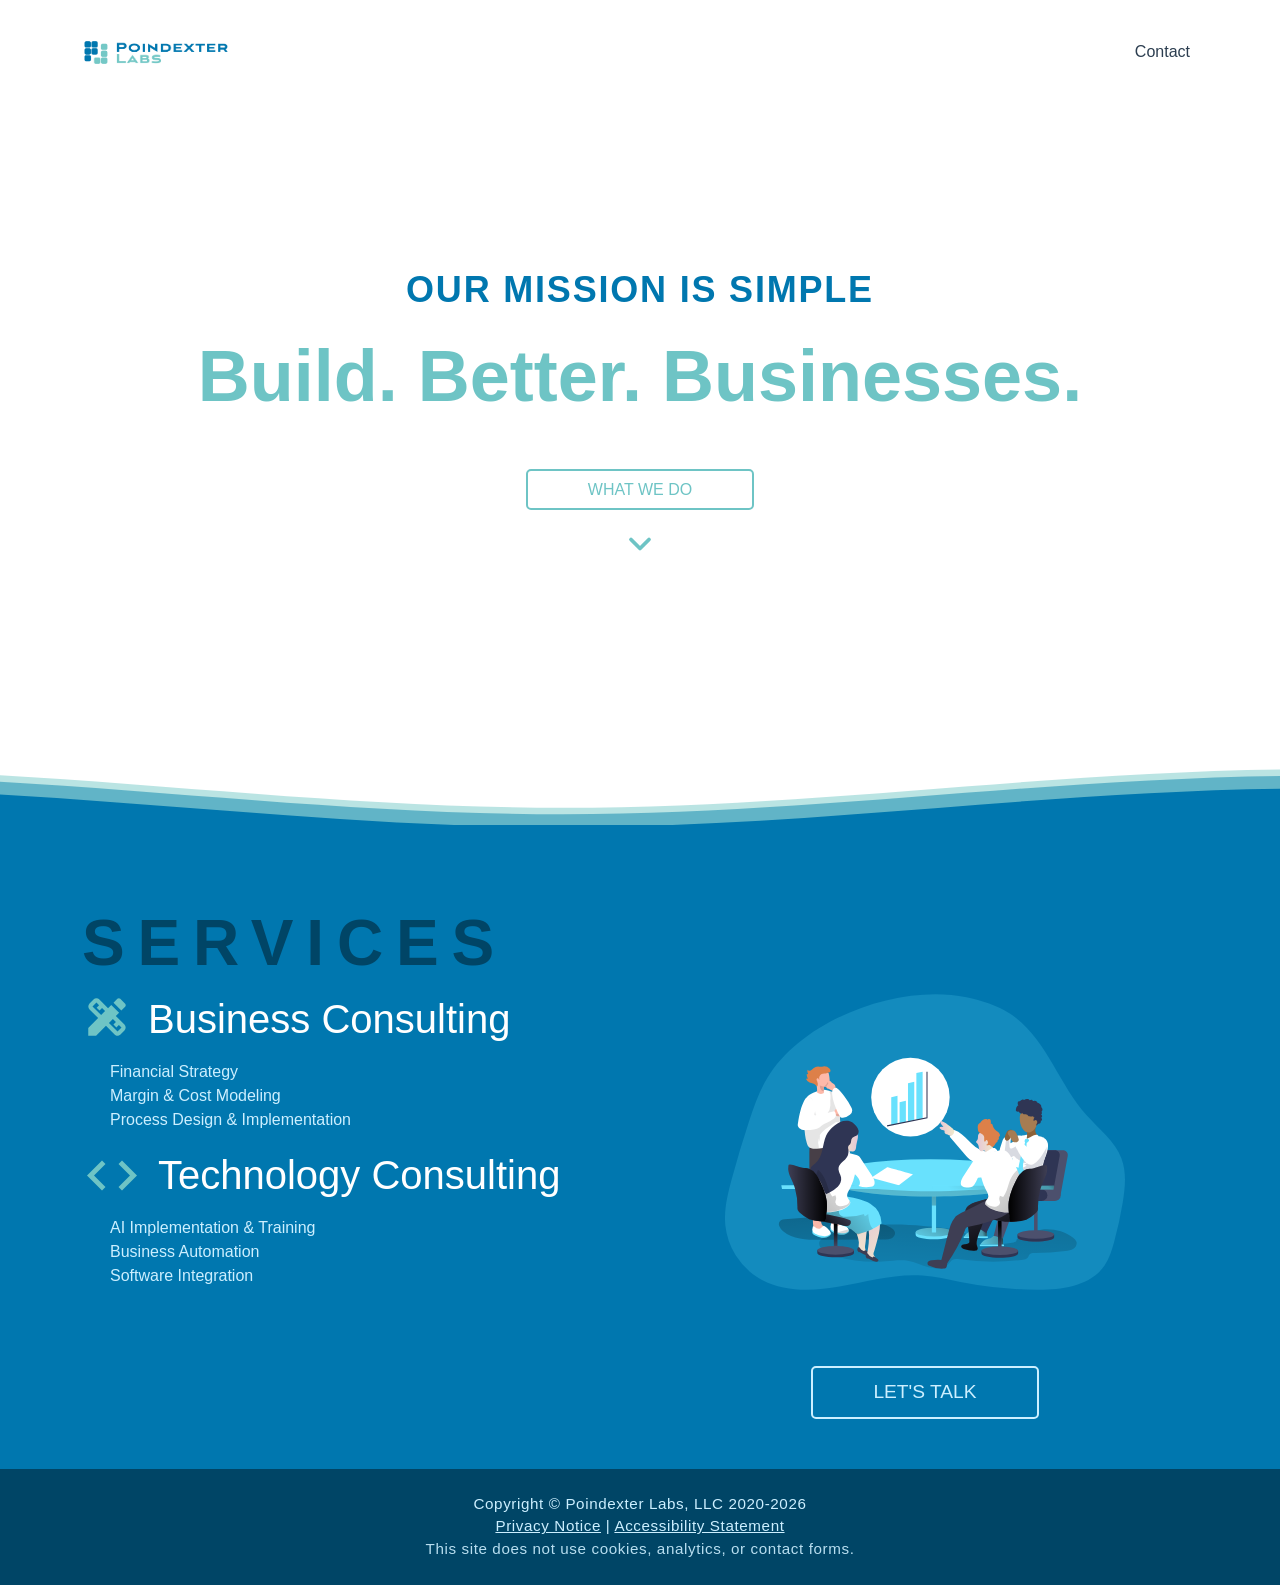
<file: index.html>
<!doctype html>
<html lang="en" dir="ltr">
    <head>
        <meta charset="UTF-8">
        <meta name="viewport" content="width=device-width, initial-scale=1.0">
        <meta name="color-scheme" content="light">
      <meta name="description" content="Poindexter Labs helps businesses improve operations through business and technology consulting.">
        <meta name="robots" content="index, follow">
        <title>Poindexter Labs | Empowering Innovation</title>
        <link rel="stylesheet" href="css/bootstrap.css">
        <link rel="stylesheet" href="css/style.css">
        <!-- <link rel="stylesheet" href="css/fontawesome-all.min.css"> -->
        <style>
          @keyframes bounce-down {
            0%, 100% { transform: translateY(0); }
            50% { transform: translateY(10px); }
          }
          .scroll-arrow {
            display: block;
            margin-top: 24px;
            text-align: center;
            animation: bounce-down 1.2s ease-in-out infinite;
            cursor: pointer;
            text-decoration: none;
          }
          .scroll-arrow svg {
            width: 36px;
            height: 36px;
            stroke: #6EC4C5;
            fill: none;
            stroke-width: 2.5;
            stroke-linecap: round;
            stroke-linejoin: round;
          }
        </style>
    </head>
    <body>
        <a class="skip-link" href="#main">Skip to main content</a>
<!-- Header & Navigation-->
        <header id="header" class="fixed-top d-flex align-items-center">
            <div class="container d-flex align-items-center">
        
              <div class="logo mr-auto">
                <!-- Uncomment below if you prefer to use an image logo -->
                <a href="index.html"><img src="logo2.png" alt="Poindexter Labs" class="img-fluid" width="150px"></a>
              </div>
              <nav class="navbar navbar-expand-lg nav-menu" aria-label="Primary">
                <div class="container-fluid">
                <button class="navbar-toggler" type="button" data-bs-toggle="collapse" data-bs-target="#navbarSupportedContent" aria-controls="navbarSupportedContent" aria-expanded="false" aria-label="Toggle navigation">
                    <span class="navbar-toggler-icon"></span>
                </button>
                <div class="collapse navbar-collapse" id="navbarSupportedContent">
                    <ul class="navbar-nav me-auto mb-2 mb-lg-0">
                    <li class="nav-item"><a class="nav-link" id="contact-link" data-email-link href="mailto:contact@example.com">Contact</a></li>
            
                    </ul>
                </div>
                </div>
              </nav><!-- .nav-menu -->
        
        </div>
          </header>
<!-- Landing-->

          <section id="hero" class="d-flex flex-column justify-content-end align-items-center" aria-labelledby="hero-heading">
            <div id="heroCarousel" class=" carousel-container container">
                  <div class="container">
              <!-- Slide 1 -->


                  <p class="hero-eyebrow animate__animated animate__fadeInDown">OUR MISSION IS SIMPLE</p>
                  <div class="row">
                    <div class="col-12"><h1 id="hero-heading" class="animate__animated animate__fadeInDown">Build. Better.  Businesses.</h1></div>
                    <div style="margin-top: 50px;" class="col-12">
                      <a href="#section1" class="btn-see-our-work">WHAT WE DO</a>
                      <a href="#section1" class="scroll-arrow" aria-label="Scroll to services">
                        <svg viewBox="0 0 24 24" xmlns="http://www.w3.org/2000/svg" aria-hidden="true" focusable="false">
                          <polyline points="6 9 12 15 18 9"></polyline>
                        </svg>
                      </a>
                    </div>
                    <!--Brands/Development/Consulting-->
                  </div>


                  </div>
            </div>
<!-- Waves-->
        
            <svg class="hero-waves" xmlns="http://www.w3.org/2000/svg" xmlns:xlink="http://www.w3.org/1999/xlink" viewBox="0 24 150 28 " preserveAspectRatio="none" aria-hidden="true" focusable="false">
              <defs>
                <path id="wave-path" d="M-160 44c30 0 58-18 88-18s 58 18 88 18 58-18 88-18 58 18 88 18 v44h-352z">
              </path></defs>
              <g class="wave1">
                <use xlink:href="#wave-path" x="50" y="3" fill="rgba(0,119,175, .7)">
              </use></g>
              <g class="wave2">
                <use xlink:href="#wave-path" x="50" y="0" fill="rgba(118,202,199, .5)">
              </use></g>
              <g class="wave3">
                <use xlink:href="#wave-path" x="50" y="9" fill="#0077af">
              </use></g>
            </svg>

<!-- Services -->

          </section>
          <main id="main" tabindex="-1">
            <section id="section1" class="about" aria-labelledby="services-heading">
              <div class="container">

                <div class="services-title" >
                  <h2 id="services-heading">SERVICES</h2>
                </div>
        
                <div class="row content aos-init aos-animate" data-aos="fade-up" style="padding-bottom: 50px;;">
                  <div class="col-lg-6">
                      <div class="service">
                        <h4 class="service-name">Business Consulting</h4>
                        <ul class="service-desc">
                          <li>Financial Strategy</li>
                          <li>Margin &amp; Cost Modeling</li>
                          <li>Process Design &amp; Implementation</li>
                        </ul>
                      </div>

                      <div class="service">
                        <h4 class="service-name">Technology Consulting</h4>
                        <ul class="service-desc">
                          <li>AI Implementation &amp; Training</li>
                          <li>Business Automation</li>
                          <li>Software Integration</li>
                        </ul>
                      </div>
                  </div>
                  <div class="col-lg-6 pt-4 pt-lg-0">
                    <img
                    style="margin: auto; display: flex;"
                      src="brandstrategy.svg"
                      alt="Branding and Strategy Graphic"
                      height="300"
                      width="400" />
                    <br>
                    <div style="width: 100%; display: flex;">
                      <a href="mailto:contact@example.com" class="btn-lets-talk" data-email-link>LET'S TALK</a>
                    </div>
                  </div>
                </div>
        
              </div>
            </section>
          </main>
          <footer class="site-footer">
            <div class="container">
              <p>Copyright &copy; Poindexter Labs, LLC 2020-<span id="current-year">2026</span></p>
              <p class="site-footer-links"><a href="privacy.html">Privacy Notice</a> <span aria-hidden="true">|</span> <a href="accessibility.html">Accessibility Statement</a></p>
              <p class="site-footer-note">This site does not use cookies, analytics, or contact forms.</p>
            </div>
          </footer>
        <script src="js/bootstrap.bundle.min.js"></script>
        <script>
          // Real email assembled only at click time; decoy address sits in the href.
          var _ec = [104,101,108,108,111,64,112,111,105,110,100,101,120,116,101,114,108,97,98,115,46,99,111,109];
          document.addEventListener('DOMContentLoaded', function() {
            var year = document.getElementById('current-year');
            var emailLinks = document.querySelectorAll('[data-email-link]');

            if (year) {
              year.textContent = new Date().getFullYear();
            }

            if (emailLinks.length) {
              var revealRealHref = function() {
                var realHref = 'mailto:' + _ec.map(function(c) {
                  return String.fromCharCode(c);
                }).join('');

                this.href = realHref;
                return realHref;
              };

              emailLinks.forEach(function(link) {
                link.addEventListener('pointerenter', revealRealHref, { once: true });
                link.addEventListener('focus', revealRealHref, { once: true });
                link.addEventListener('touchstart', revealRealHref, { once: true });
                link.addEventListener('click', revealRealHref);
              });
            }
          });
        </script>


    </body>
</html>
</file>
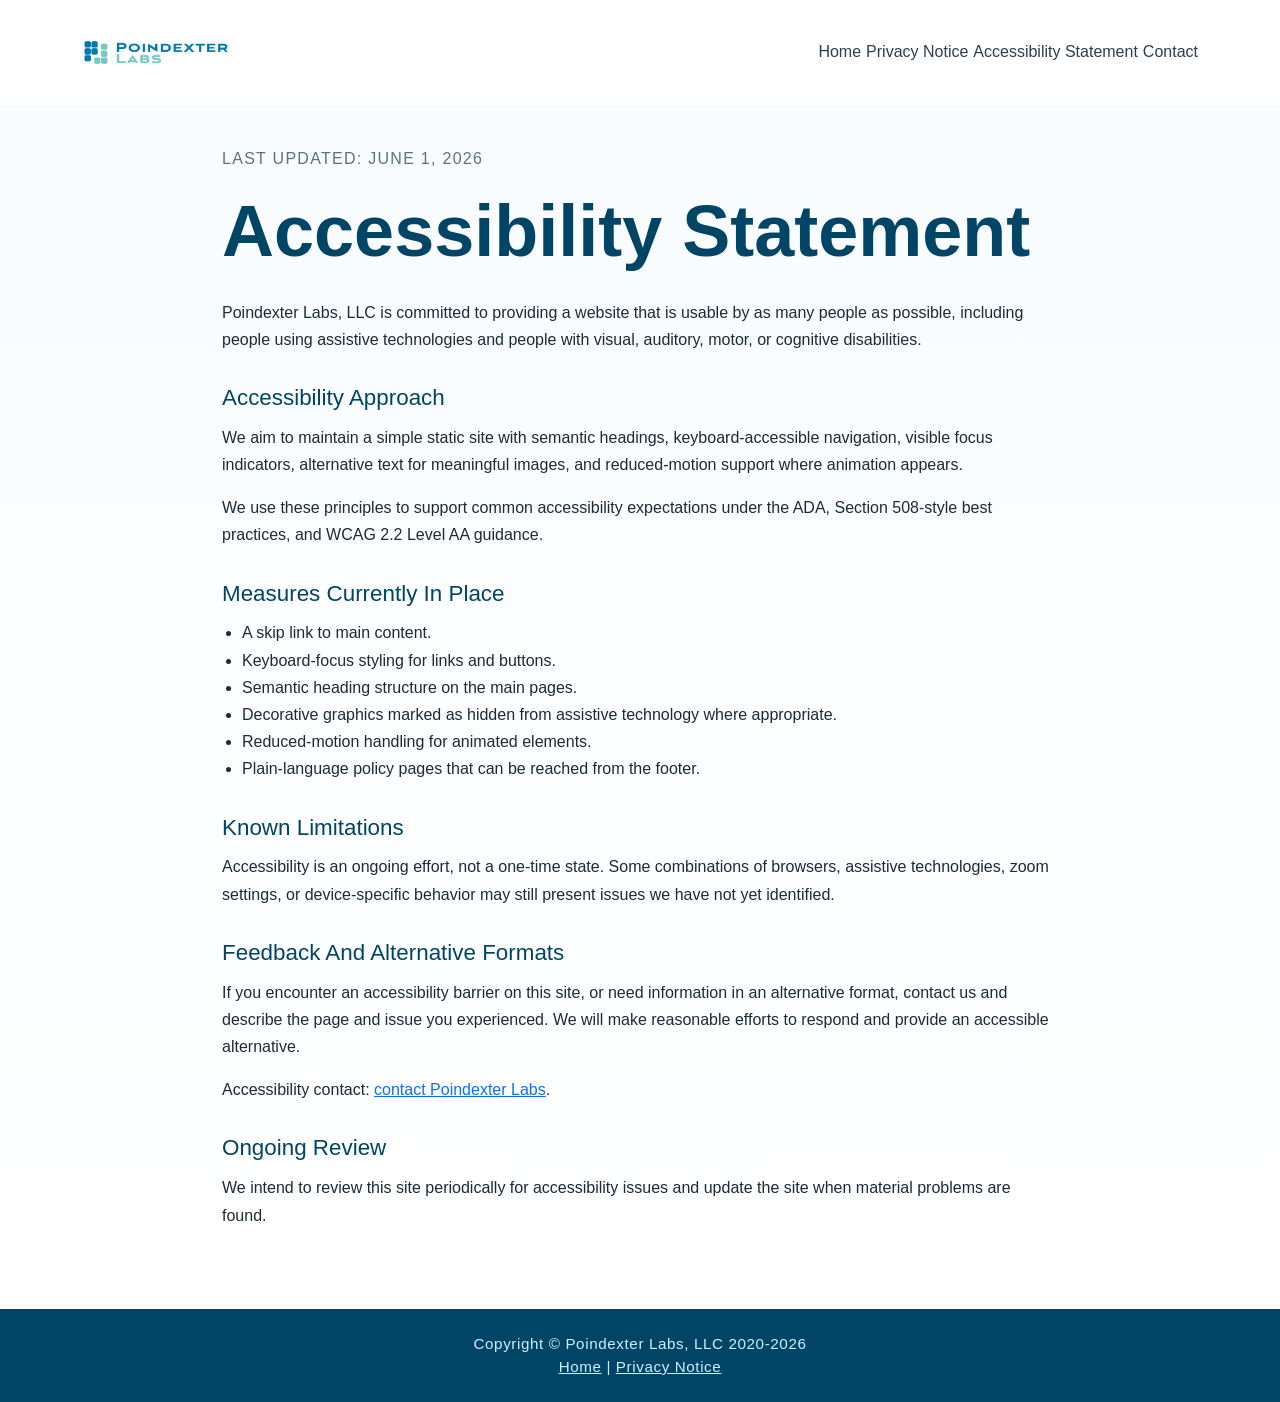
<file: accessibility.html>
<!doctype html>
<html lang="en" dir="ltr">
    <head>
        <meta charset="UTF-8">
        <meta name="viewport" content="width=device-width, initial-scale=1.0">
        <meta name="color-scheme" content="light">
        <meta name="description" content="Accessibility Statement for the Poindexter Labs website.">
        <meta name="robots" content="index, follow">
        <title>Accessibility Statement | Poindexter Labs</title>
        <link rel="stylesheet" href="css/bootstrap.css">
        <link rel="stylesheet" href="css/style.css">
    </head>
    <body>
        <a class="skip-link" href="#main">Skip to main content</a>
        <header id="header" class="fixed-top d-flex align-items-center">
            <div class="container d-flex align-items-center">
                <div class="logo mr-auto">
                    <a href="index.html"><img src="logo2.png" alt="Poindexter Labs" class="img-fluid" width="150"></a>
                </div>
                <nav class="navbar nav-menu" aria-label="Primary">
                    <ul class="navbar-nav me-auto mb-2 mb-lg-0 legal-nav-list">
                        <li class="nav-item"><a class="nav-link" href="index.html">Home</a></li>
                        <li class="nav-item"><a class="nav-link" href="privacy.html">Privacy Notice</a></li>
                        <li class="nav-item"><a class="nav-link" aria-current="page" href="accessibility.html">Accessibility Statement</a></li>
                        <li class="nav-item"><a class="nav-link" data-email-link href="mailto:contact@example.com">Contact</a></li>
                    </ul>
                </nav>
            </div>
        </header>
        <main id="main" class="legal-main" tabindex="-1">
            <section class="legal-section">
                <div class="container legal-container">
                    <p class="legal-kicker">Last updated: June 1, 2026</p>
                    <h1>Accessibility Statement</h1>
                    <p>Poindexter Labs, LLC is committed to providing a website that is usable by as many people as possible, including people using assistive technologies and people with visual, auditory, motor, or cognitive disabilities.</p>

                    <h2>Accessibility Approach</h2>
                    <p>We aim to maintain a simple static site with semantic headings, keyboard-accessible navigation, visible focus indicators, alternative text for meaningful images, and reduced-motion support where animation appears.</p>
                    <p>We use these principles to support common accessibility expectations under the ADA, Section 508-style best practices, and WCAG 2.2 Level AA guidance.</p>

                    <h2>Measures Currently In Place</h2>
                    <ul>
                        <li>A skip link to main content.</li>
                        <li>Keyboard-focus styling for links and buttons.</li>
                        <li>Semantic heading structure on the main pages.</li>
                        <li>Decorative graphics marked as hidden from assistive technology where appropriate.</li>
                        <li>Reduced-motion handling for animated elements.</li>
                        <li>Plain-language policy pages that can be reached from the footer.</li>
                    </ul>

                    <h2>Known Limitations</h2>
                    <p>Accessibility is an ongoing effort, not a one-time state. Some combinations of browsers, assistive technologies, zoom settings, or device-specific behavior may still present issues we have not yet identified.</p>

                    <h2>Feedback And Alternative Formats</h2>
                    <p>If you encounter an accessibility barrier on this site, or need information in an alternative format, contact us and describe the page and issue you experienced. We will make reasonable efforts to respond and provide an accessible alternative.</p>
                    <p>Accessibility contact: <a data-email-link href="mailto:contact@example.com">contact Poindexter Labs</a>.</p>

                    <h2>Ongoing Review</h2>
                    <p>We intend to review this site periodically for accessibility issues and update the site when material problems are found.</p>
                </div>
            </section>
        </main>
        <footer class="site-footer">
            <div class="container">
                <p>Copyright &copy; Poindexter Labs, LLC 2020-<span id="current-year">2026</span></p>
                <p class="site-footer-links"><a href="index.html">Home</a> <span aria-hidden="true">|</span> <a href="privacy.html">Privacy Notice</a></p>
            </div>
        </footer>
        <script src="js/bootstrap.bundle.min.js"></script>
        <script>
          var _ec = [104,101,108,108,111,64,112,111,105,110,100,101,120,116,101,114,108,97,98,115,46,99,111,109];
          document.addEventListener('DOMContentLoaded', function() {
            var year = document.getElementById('current-year');
            var emailLinks = document.querySelectorAll('[data-email-link]');

            if (year) {
              year.textContent = new Date().getFullYear();
            }

            if (emailLinks.length) {
              var revealRealHref = function() {
                var realHref = 'mailto:' + _ec.map(function(c) {
                  return String.fromCharCode(c);
                }).join('');

                this.href = realHref;
                return realHref;
              };

              emailLinks.forEach(function(link) {
                link.addEventListener('pointerenter', revealRealHref, { once: true });
                link.addEventListener('focus', revealRealHref, { once: true });
                link.addEventListener('touchstart', revealRealHref, { once: true });
                link.addEventListener('click', revealRealHref);
              });
            }
          });
        </script>
    </body>
</html>
</file>
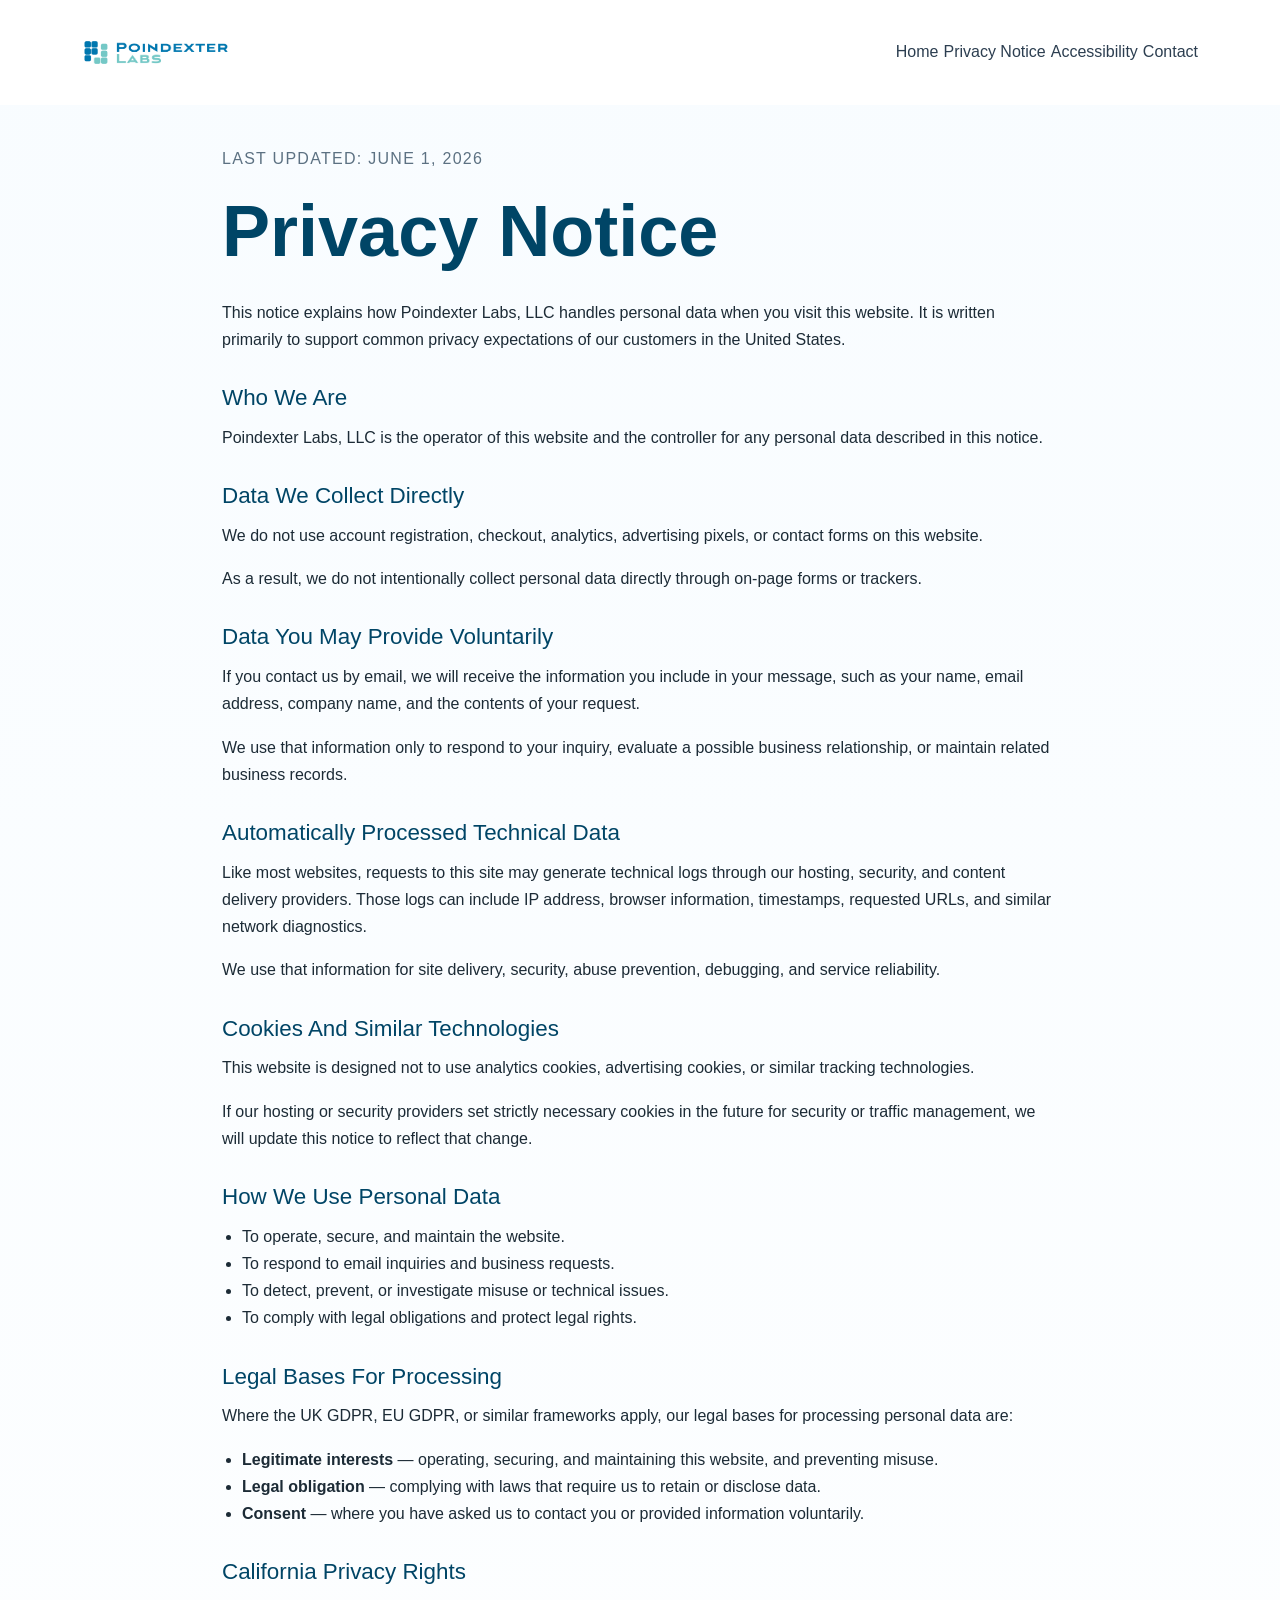
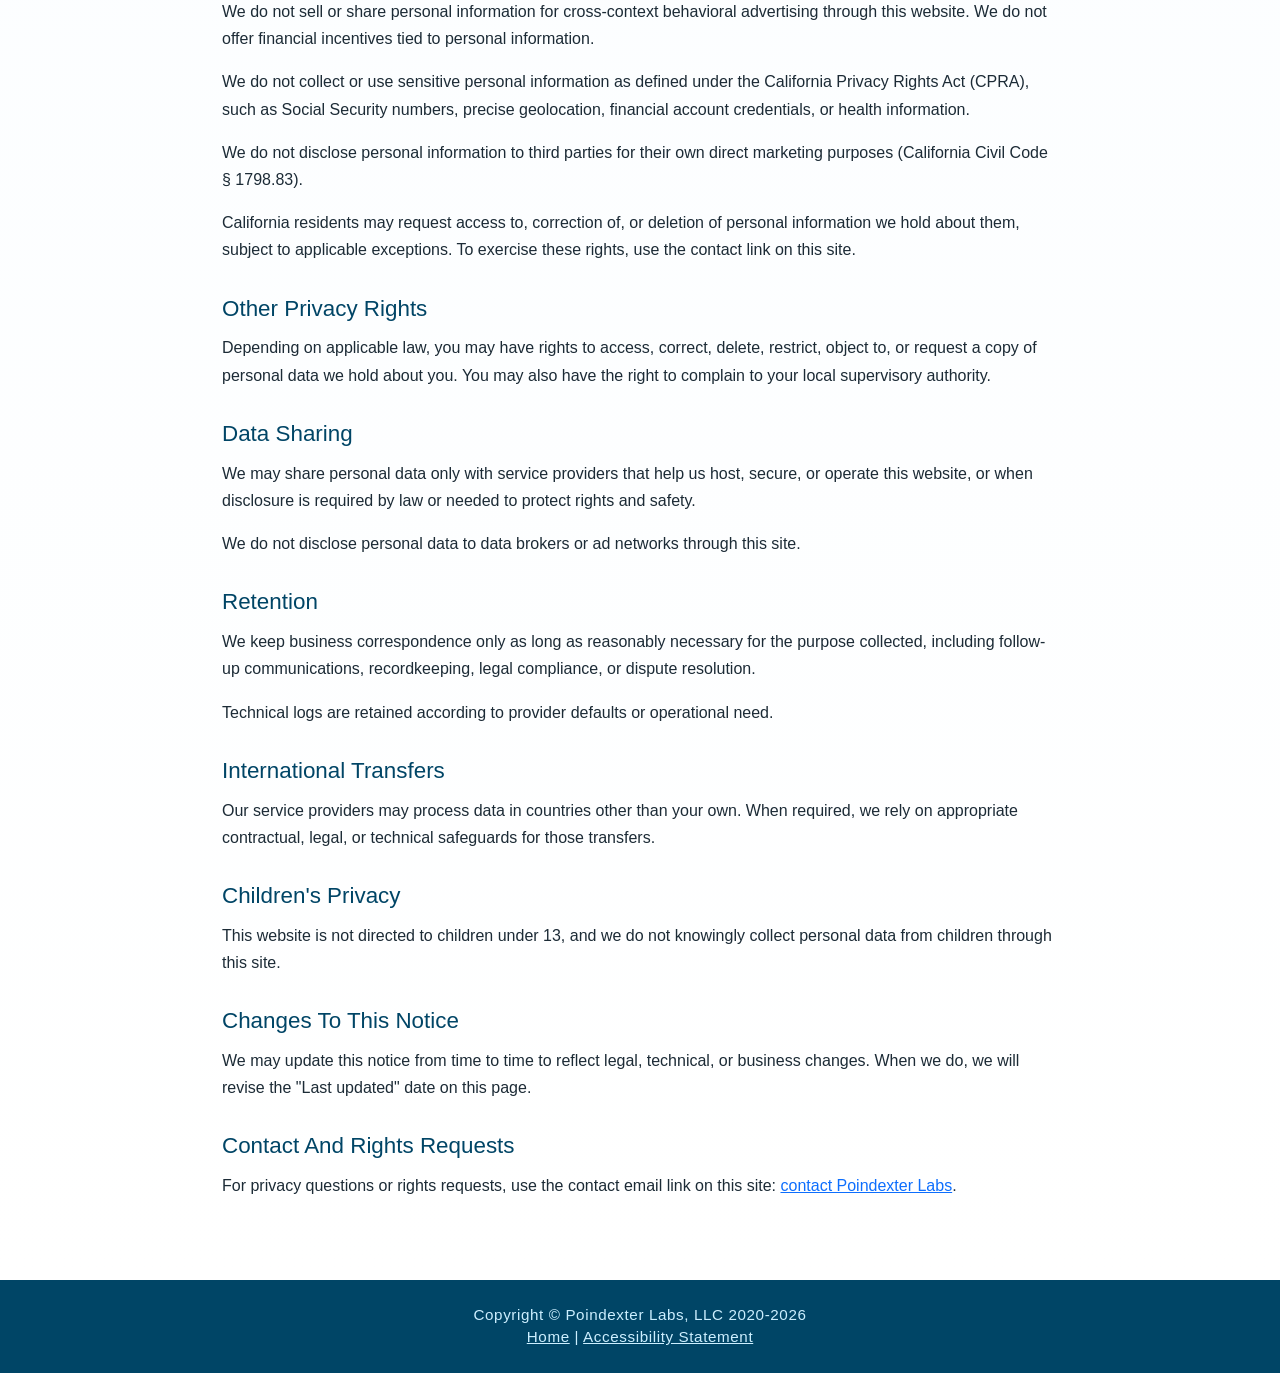
<file: privacy.html>
<!doctype html>
<html lang="en" dir="ltr">
    <head>
        <meta charset="UTF-8">
        <meta name="viewport" content="width=device-width, initial-scale=1.0">
        <meta name="color-scheme" content="light">
        <meta name="description" content="Privacy Notice for the Poindexter Labs website.">
        <meta name="robots" content="index, follow">
        <title>Privacy Notice | Poindexter Labs</title>
        <link rel="stylesheet" href="css/bootstrap.css">
        <link rel="stylesheet" href="css/style.css">
    </head>
    <body>
        <a class="skip-link" href="#main">Skip to main content</a>
        <header id="header" class="fixed-top d-flex align-items-center">
            <div class="container d-flex align-items-center">
                <div class="logo mr-auto">
                    <a href="index.html"><img src="logo2.png" alt="Poindexter Labs" class="img-fluid" width="150"></a>
                </div>
                <nav class="navbar nav-menu" aria-label="Primary">
                    <ul class="navbar-nav me-auto mb-2 mb-lg-0 legal-nav-list">
                        <li class="nav-item"><a class="nav-link" href="index.html">Home</a></li>
                        <li class="nav-item"><a class="nav-link" aria-current="page" href="privacy.html">Privacy Notice</a></li>
                        <li class="nav-item"><a class="nav-link" href="accessibility.html">Accessibility</a></li>
                        <li class="nav-item"><a class="nav-link" data-email-link href="mailto:contact@example.com">Contact</a></li>
                    </ul>
                </nav>
            </div>
        </header>
        <main id="main" class="legal-main" tabindex="-1">
            <section class="legal-section">
                <div class="container legal-container">
                    <p class="legal-kicker">Last updated: June 1, 2026</p>
                    <h1>Privacy Notice</h1>
                    <p>This notice explains how Poindexter Labs, LLC handles personal data when you visit this website. It is written primarily to support common privacy expectations of our customers in the United States.</p>

                    <h2>Who We Are</h2>
                    <p>Poindexter Labs, LLC is the operator of this website and the controller for any personal data described in this notice.</p>

                    <h2>Data We Collect Directly</h2>
                    <p>We do not use account registration, checkout, analytics, advertising pixels, or contact forms on this website.</p>
                    <p>As a result, we do not intentionally collect personal data directly through on-page forms or trackers.</p>

                    <h2>Data You May Provide Voluntarily</h2>
                    <p>If you contact us by email, we will receive the information you include in your message, such as your name, email address, company name, and the contents of your request.</p>
                    <p>We use that information only to respond to your inquiry, evaluate a possible business relationship, or maintain related business records.</p>

                    <h2>Automatically Processed Technical Data</h2>
                    <p>Like most websites, requests to this site may generate technical logs through our hosting, security, and content delivery providers. Those logs can include IP address, browser information, timestamps, requested URLs, and similar network diagnostics.</p>
                    <p>We use that information for site delivery, security, abuse prevention, debugging, and service reliability.</p>

                    <h2>Cookies And Similar Technologies</h2>
                    <p>This website is designed not to use analytics cookies, advertising cookies, or similar tracking technologies.</p>
                    <p>If our hosting or security providers set strictly necessary cookies in the future for security or traffic management, we will update this notice to reflect that change.</p>

                    <h2>How We Use Personal Data</h2>
                    <ul>
                        <li>To operate, secure, and maintain the website.</li>
                        <li>To respond to email inquiries and business requests.</li>
                        <li>To detect, prevent, or investigate misuse or technical issues.</li>
                        <li>To comply with legal obligations and protect legal rights.</li>
                    </ul>

                    <h2>Legal Bases For Processing</h2>
                    <p>Where the UK GDPR, EU GDPR, or similar frameworks apply, our legal bases for processing personal data are:</p>
                    <ul>
                        <li><strong>Legitimate interests</strong> — operating, securing, and maintaining this website, and preventing misuse.</li>
                        <li><strong>Legal obligation</strong> — complying with laws that require us to retain or disclose data.</li>
                        <li><strong>Consent</strong> — where you have asked us to contact you or provided information voluntarily.</li>
                    </ul>

                    <h2>California Privacy Rights</h2>
                    <p>We do not sell or share personal information for cross-context behavioral advertising through this website. We do not offer financial incentives tied to personal information.</p>
                    <p>We do not collect or use sensitive personal information as defined under the California Privacy Rights Act (CPRA), such as Social Security numbers, precise geolocation, financial account credentials, or health information.</p>
                    <p>We do not disclose personal information to third parties for their own direct marketing purposes (California Civil Code § 1798.83).</p>
                    <p>California residents may request access to, correction of, or deletion of personal information we hold about them, subject to applicable exceptions. To exercise these rights, use the contact link on this site.</p>

                    <h2>Other Privacy Rights</h2>
                    <p>Depending on applicable law, you may have rights to access, correct, delete, restrict, object to, or request a copy of personal data we hold about you. You may also have the right to complain to your local supervisory authority.</p>

                    <h2>Data Sharing</h2>
                    <p>We may share personal data only with service providers that help us host, secure, or operate this website, or when disclosure is required by law or needed to protect rights and safety.</p>
                    <p>We do not disclose personal data to data brokers or ad networks through this site.</p>

                    <h2>Retention</h2>
                    <p>We keep business correspondence only as long as reasonably necessary for the purpose collected, including follow-up communications, recordkeeping, legal compliance, or dispute resolution.</p>
                    <p>Technical logs are retained according to provider defaults or operational need.</p>

                    <h2>International Transfers</h2>
                    <p>Our service providers may process data in countries other than your own. When required, we rely on appropriate contractual, legal, or technical safeguards for those transfers.</p>

                    <h2>Children's Privacy</h2>
                    <p>This website is not directed to children under 13, and we do not knowingly collect personal data from children through this site.</p>

                    <h2>Changes To This Notice</h2>
                    <p>We may update this notice from time to time to reflect legal, technical, or business changes. When we do, we will revise the "Last updated" date on this page.</p>

                    <h2>Contact And Rights Requests</h2>
                    <p>For privacy questions or rights requests, use the contact email link on this site: <a data-email-link href="mailto:contact@example.com">contact Poindexter Labs</a>.</p>
                </div>
            </section>
        </main>
        <footer class="site-footer">
            <div class="container">
                <p>Copyright &copy; Poindexter Labs, LLC 2020-<span id="current-year">2026</span></p>
                <p class="site-footer-links"><a href="index.html">Home</a> <span aria-hidden="true">|</span> <a href="accessibility.html">Accessibility Statement</a></p>
            </div>
        </footer>
        <script src="js/bootstrap.bundle.min.js"></script>
        <script>
          var _ec = [104,101,108,108,111,64,112,111,105,110,100,101,120,116,101,114,108,97,98,115,46,99,111,109];
          document.addEventListener('DOMContentLoaded', function() {
            var year = document.getElementById('current-year');
            var emailLinks = document.querySelectorAll('[data-email-link]');

            if (year) {
              year.textContent = new Date().getFullYear();
            }

            if (emailLinks.length) {
              var revealRealHref = function() {
                var realHref = 'mailto:' + _ec.map(function(c) {
                  return String.fromCharCode(c);
                }).join('');

                this.href = realHref;
                return realHref;
              };

              emailLinks.forEach(function(link) {
                link.addEventListener('pointerenter', revealRealHref, { once: true });
                link.addEventListener('focus', revealRealHref, { once: true });
                link.addEventListener('touchstart', revealRealHref, { once: true });
                link.addEventListener('click', revealRealHref);
              });
            }
          });
        </script>
    </body>
</html>
</file>
<file: css/style.css>
* {
  font-family: -apple-system, BlinkMacSystemFont, 'Segoe UI', sans-serif;
}

html {
  scroll-behavior: smooth;
}

body {
  color: #1c2b36;
}

.skip-link {
  position: absolute;
  left: 16px;
  top: -48px;
  z-index: 2000;
  background: #004566;
  color: #fff;
  padding: 10px 14px;
  border-radius: 6px;
  text-decoration: none;
}

.skip-link:focus {
  top: 16px;
}

a:focus-visible,
button:focus-visible {
  outline: 3px solid #6EC4C5;
  outline-offset: 3px;
}

.animate__animated.animate__fadeInDown {
  animation: fade-in-down 700ms ease both;
}

@keyframes fade-in-down {
  from {
    opacity: 0;
    transform: translateY(-16px);
  }

  to {
    opacity: 1;
    transform: translateY(0);
  }
}

h3, .hero-eyebrow {
  font-weight: 900;
  color: #0077AF;
  font-size: 36px;
  letter-spacing: 0.05em;

}

h1 {
  font-weight: bold;
  /* font-size: 80px; */
  color: #6EC4C5;
}

.services-title h2 {
  font-weight: 800;
  font-size: 4rem;
  letter-spacing: 0.2em;
  color: #004566;
  padding-bottom: 10px;
  margin: 0;
}
.service:nth-child(1) .service-name::before {
  content: url(../branding.svg);
  vertical-align: middle;
  padding-right:1rem;
}

.service:nth-child(2) .service-name::before {
  content: url(../development.svg);
  vertical-align: middle;
  padding-right:1rem;
  width: 2rem;

}

.service:nth-child(3) .service-name::before {
  content: url(../strategy.svg);
  vertical-align: middle;
  padding-right:1rem;

}

.service-name {
  font-size:2.5em;
}

.service-desc {
  color: #CCEFFF;
  text-align: justify;
}

.mr-auto, .mx-auto {
    margin-right: auto!important;
}
.nav-menu, .nav-menu * {
    margin: 0;
    padding: 0;
    list-style: none;
}
.nav-menu a {
    display: block;
    position: relative;
    color: #2c3e50;
    padding: 5px 15px 7px 15px;
    margin-left: 5px;
    transition: 0.3s;
    font-size: 16px;
    border-radius: 50px;
    font-family: inherit;
}

.section-title {
    padding-bottom: 40px;
}

.section-title h2 {
    font-size: 14px;
    font-weight: 500;
    padding: 0;
    line-height: 1px;
    margin: 0 0 5px 0;
    letter-spacing: 2px;
    text-transform: uppercase;
    color: #aaaaaa;
    font-family: inherit;
}

.section-title h2::after {
    content: "";
    width: 120px;
    height: 1px;
    display: inline-block;
    background: #FFF;
    margin: 4px 10px;
}

.section-title p {
    margin: 0;
    margin: 0;
    font-size: 36px;
    font-weight: 700;
    text-transform: uppercase;
    font-family: inherit;
    color: #2a2c39;
}

#header {
    height: 105px;
    transition: all 0.5s;
    z-index: 997;
    transition: all 0.5s;
    background: rgba(255, 255, 255, 0.9);
}

#header.header-transparent {
    background: transparent;
}

#hero {
    width: 100%;
    overflow: hidden;
    position: relative;
    background: linear-gradient(0deg, #ffffff 100%,  #61acdf 100%);
    padding: 0;
}

.hero-waves {
    display: block;
    width: 100%;
    height: 60px;
    position: relative;
}

#hero .carousel-container {
    display: flex;
    justify-content: center;
    align-items: center;
    flex-direction: column;
    text-align: center;
    position: relative;
    height: 85vh;
    padding-top: 60px;
}

.wave1 use {
    -webkit-animation: move-forever1 10s linear infinite;
    animation: move-forever1 10s linear infinite;
    -webkit-animation-delay: -2s;
    animation-delay: -2s;
}

.wave2 use {
    -webkit-animation: move-forever2 8s linear infinite;
    animation: move-forever2 8s linear infinite;
    -webkit-animation-delay: -2s;
    animation-delay: -2s;
}

.wave3 use {
    -webkit-animation: move-forever3 6s linear infinite;
    animation: move-forever3 6s linear infinite;
    -webkit-animation-delay: -2s;
    animation-delay: -2s;
}

@-webkit-keyframes move-forever1 {
    0% {
      transform: translate(85px, 0%);
    }
    100% {
      transform: translate(-90px, 0%);
    }
  }
  
  @keyframes move-forever1 {
    0% {
      transform: translate(85px, 0%);
    }
    100% {
      transform: translate(-90px, 0%);
    }
  }
  
  @-webkit-keyframes move-forever2 {
    0% {
      transform: translate(-90px, 0%);
    }
    100% {
      transform: translate(85px, 0%);
    }
  }
  
  @keyframes move-forever2 {
    0% {
      transform: translate(-90px, 0%);
    }
    100% {
      transform: translate(85px, 0%);
    }
  }
  
  @-webkit-keyframes move-forever3 {
    0% {
      transform: translate(-90px, 0%);
    }
    100% {
      transform: translate(85px, 0%);
    }
  }
  
  @keyframes move-forever3 {
    0% {
      transform: translate(-90px, 0%);
    }
    100% {
      transform: translate(85px, 0%);
    }
  }

  
  #section1{
      background-color: #0077AF;
      padding-top: 80px;
      color: #fff;
  }

.about .content ul {
    list-style: none;
    padding: 0;
}

.about .content ul li {
    padding-left: 28px;
    position: relative;
}

.about .content ul i {
    position: absolute;
    left: 0;
    top: 2px;
    font-size: 20px;
    color: #6dc3c6;
    line-height: 1;
}

.circle {
    height: 200px;
    width: 200px;
    background-color:transparent;
    border-radius: 50%;
    border: 5px solid #0077AF;
    display: inline-block;
}

.btn-lets-talk {
    border: 2px solid #CCEFFF;
    box-sizing: border-box;
    border-radius: 5px;
    color: #CCEFFF;
    text-decoration: none;
    padding:10px 60px;
    font-size: 1.2rem;
    text-align: center;
    margin: auto;
    margin-top: 50px;
    
}

.btn-lets-talk:hover {
  background-color: rgb(0, 0, 0, .1);
  color: #CCEFFF;
}

.btn-see-our-work {
  border: 2px solid #6EC4C5;
  box-sizing: border-box;
  border-radius: 5px;
  color: #6EC4C5;
  text-decoration: none;
  padding:10px 60px;
  font-size: 1rem;
  text-align: center;
  margin: auto;  
}

.btn-see-our-work:hover {
  color: #6EC4C5;
  background-color: rgba(0, 119, 175, .1);
}

.site-footer {
  background-color: #004566;
  color: #CCEFFF;
  padding: 24px 0;
  text-align: center;
}

.site-footer p {
  margin: 0;
  font-size: 0.95rem;
  letter-spacing: 0.04em;
}

.site-footer-links {
  margin-bottom: 8px;
}

.site-footer a {
  color: #CCEFFF;
}

.site-footer a:hover {
  color: #ffffff;
}

.site-footer-note {
  margin-top: 8px;
  font-size: 0.85rem;
  opacity: 0.9;
}

.legal-main {
  padding-top: 145px;
  padding-bottom: 64px;
  background: linear-gradient(180deg, #f8fcff 0%, #ffffff 100%);
}

.legal-section {
  color: #1c2b36;
}

.legal-container {
  max-width: 860px;
}

.legal-kicker {
  font-size: 0.9rem;
  color: #5c7182;
  text-transform: uppercase;
  letter-spacing: 0.08em;
  margin-bottom: 16px;
}

.legal-section h1 {
  color: #004566;
  margin-bottom: 24px;
}

.legal-section h2 {
  color: #004566;
  margin-top: 32px;
  margin-bottom: 12px;
  font-size: 1.4rem;
}

.legal-section p,
.legal-section li {
  font-size: 1rem;
  line-height: 1.7;
}

.legal-section ul {
  padding-left: 1.25rem;
}

.legal-nav-list {
  display: flex;
  flex-direction: row;
}

@media (max-width: 767px) {
  .legal-main {
    padding-top: 120px;
  }

  .legal-nav-list {
    gap: 0.25rem;
    flex-wrap: wrap;
  }

  .services-title h2 {
    font-size: 2.5rem;
  }
}

@media (prefers-reduced-motion: reduce) {
  html {
    scroll-behavior: auto;
  }

  .scroll-arrow,
  .wave1 use,
  .wave2 use,
  .wave3 use,
  .animate__animated.animate__fadeInDown {
    animation: none !important;
  }

  .nav-menu a,
  .btn-lets-talk,
  .btn-see-our-work {
    transition: none;
  }
}
</file>
